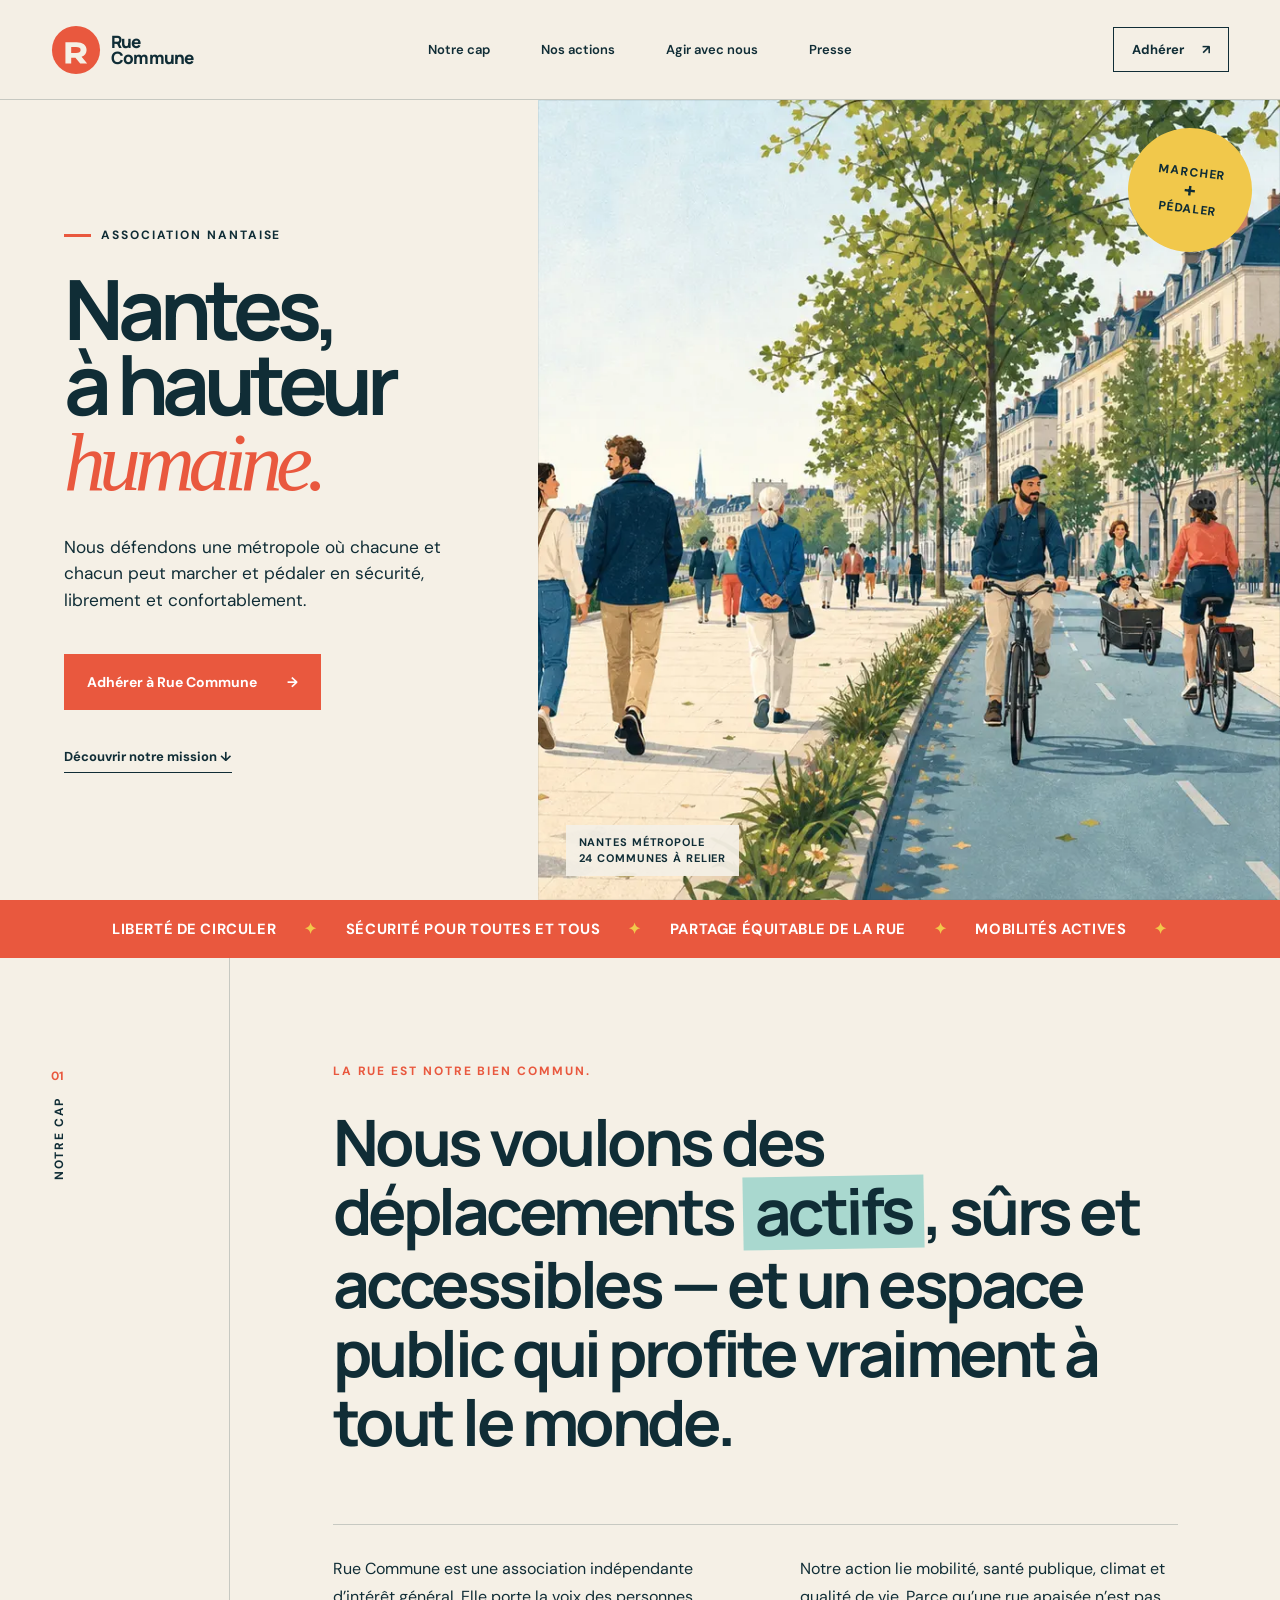
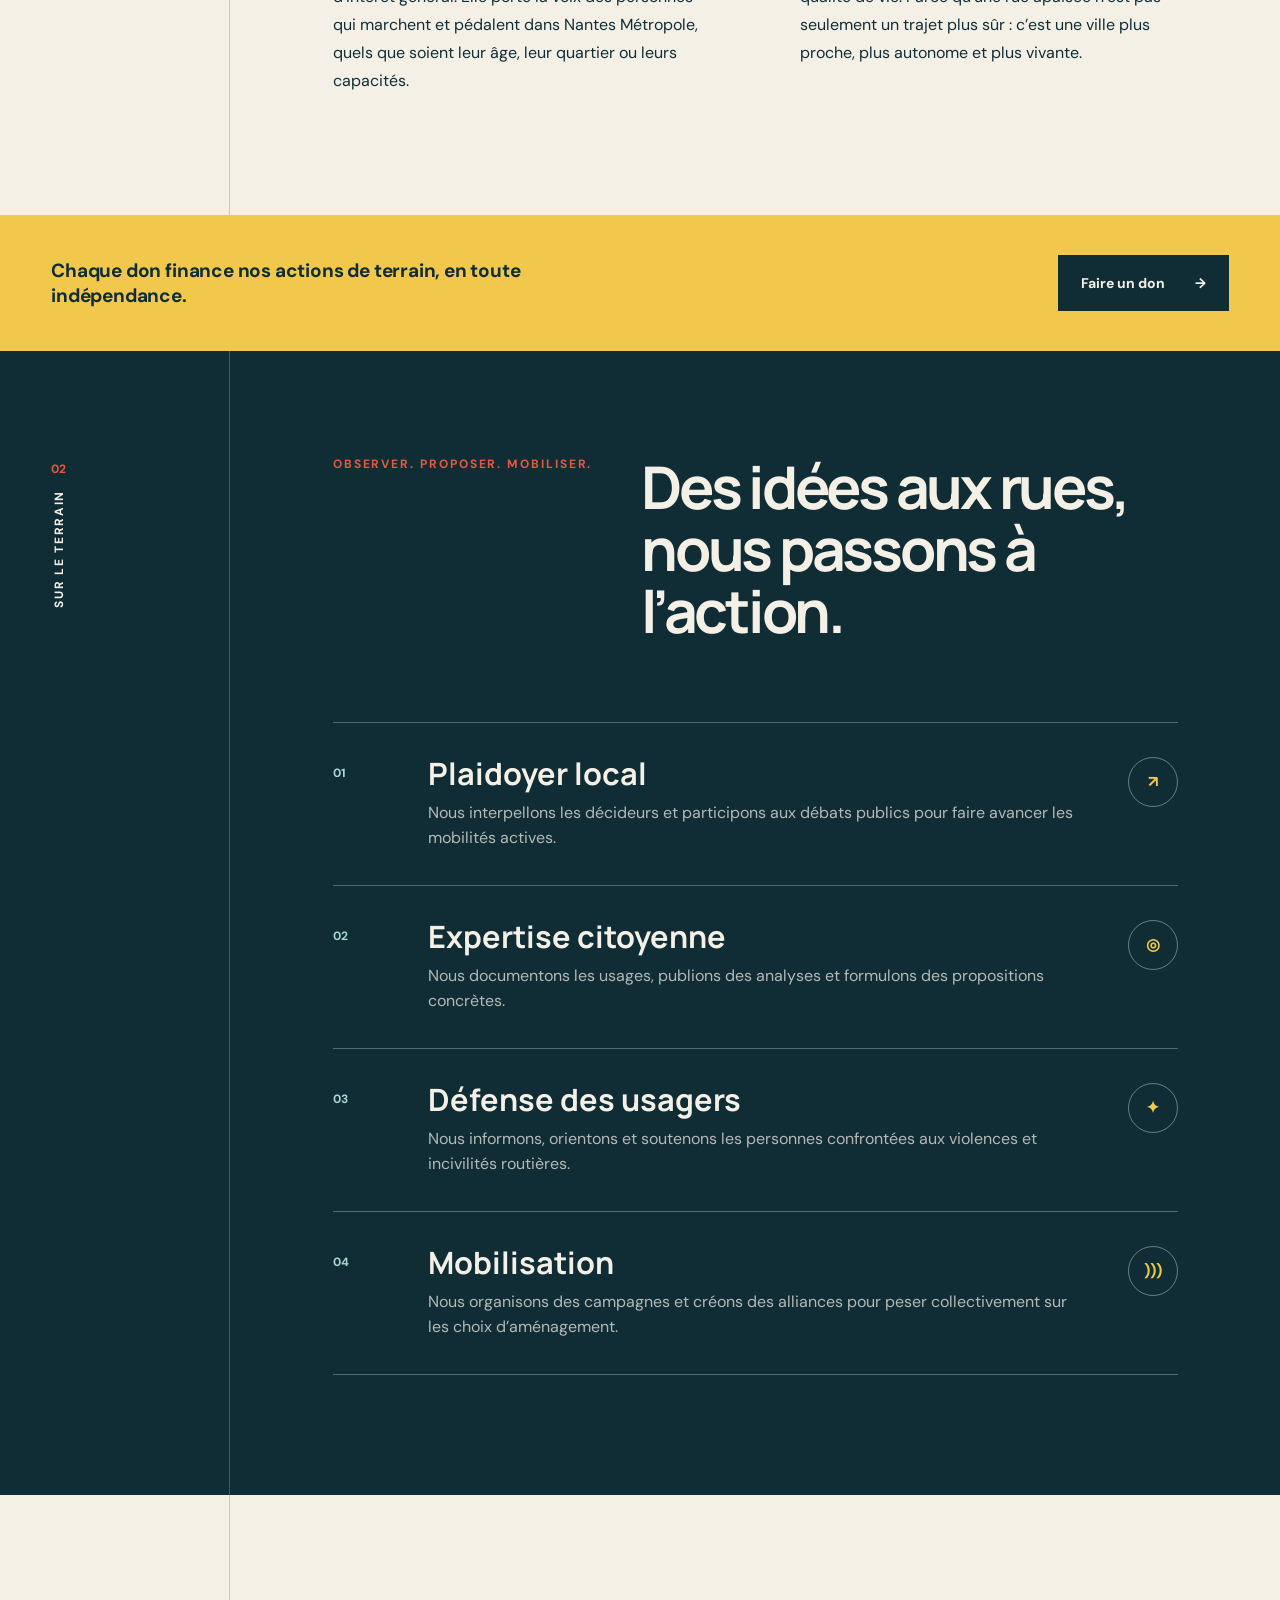
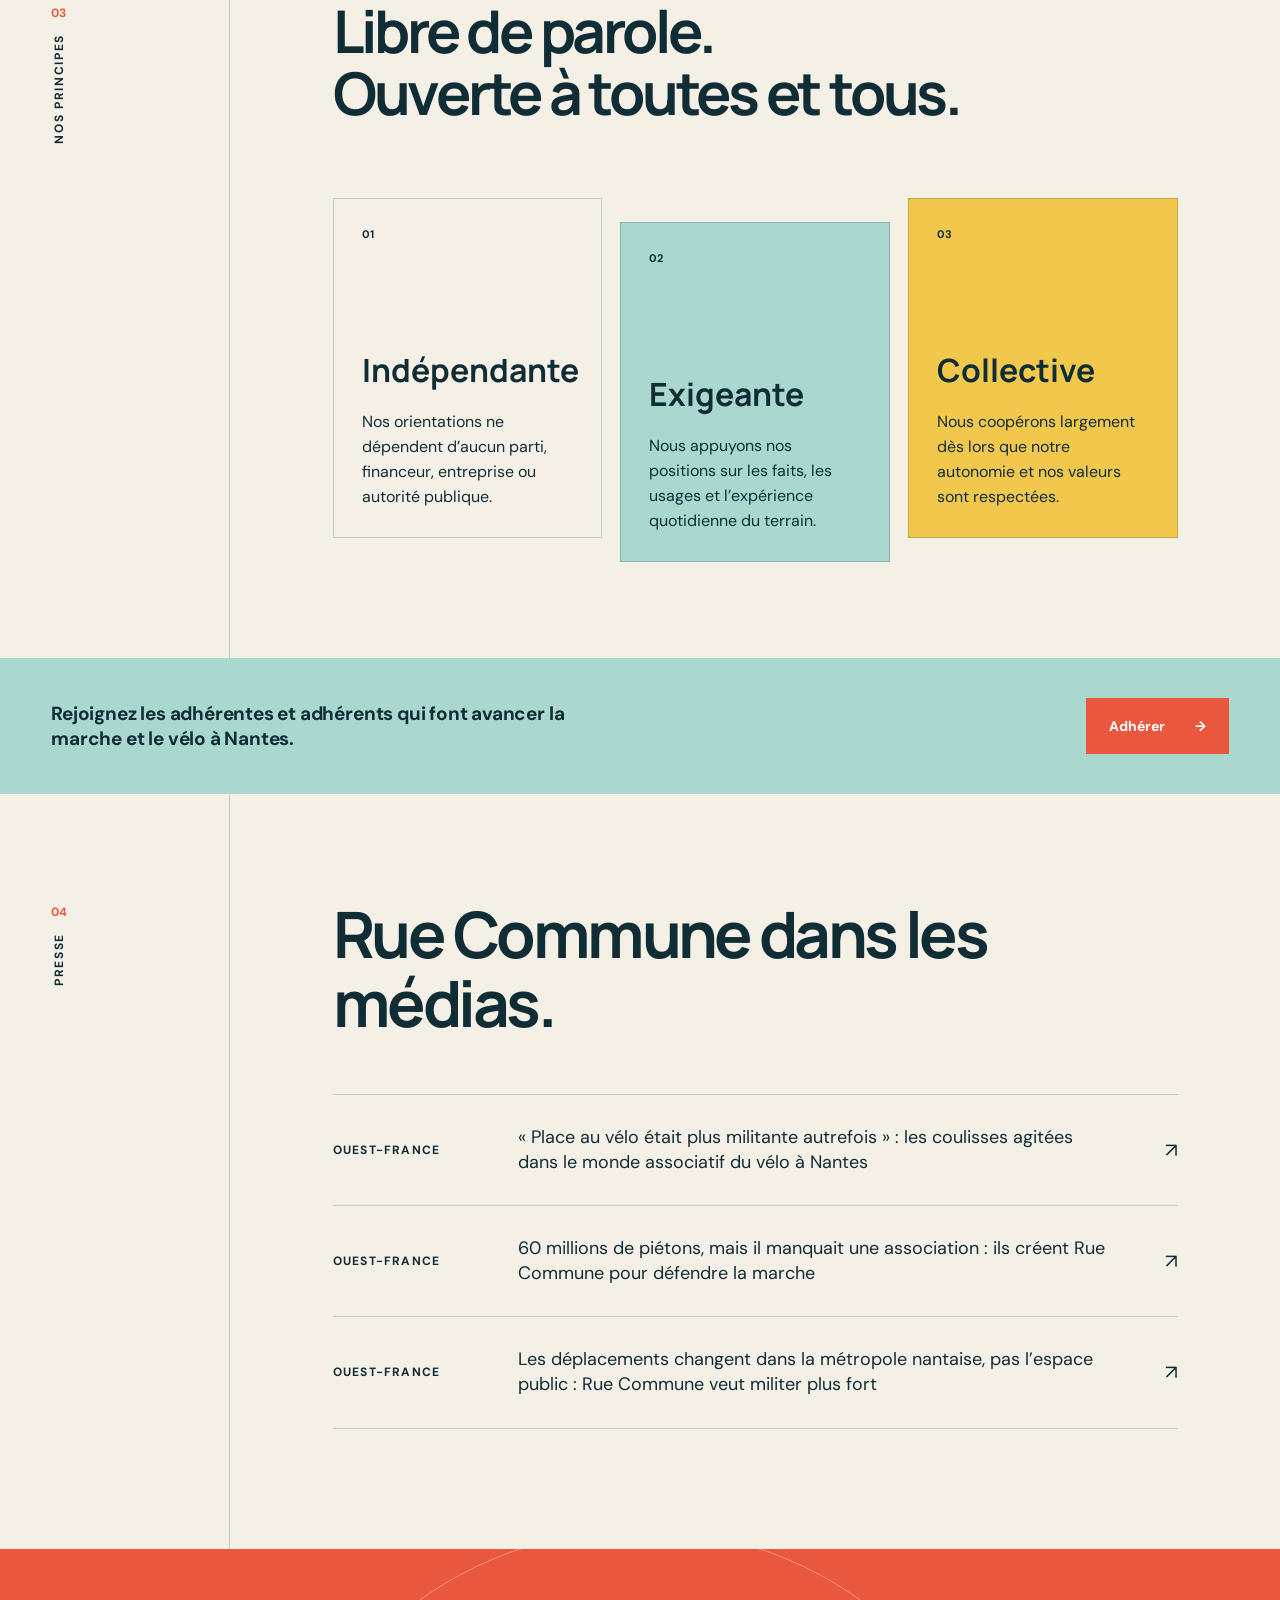
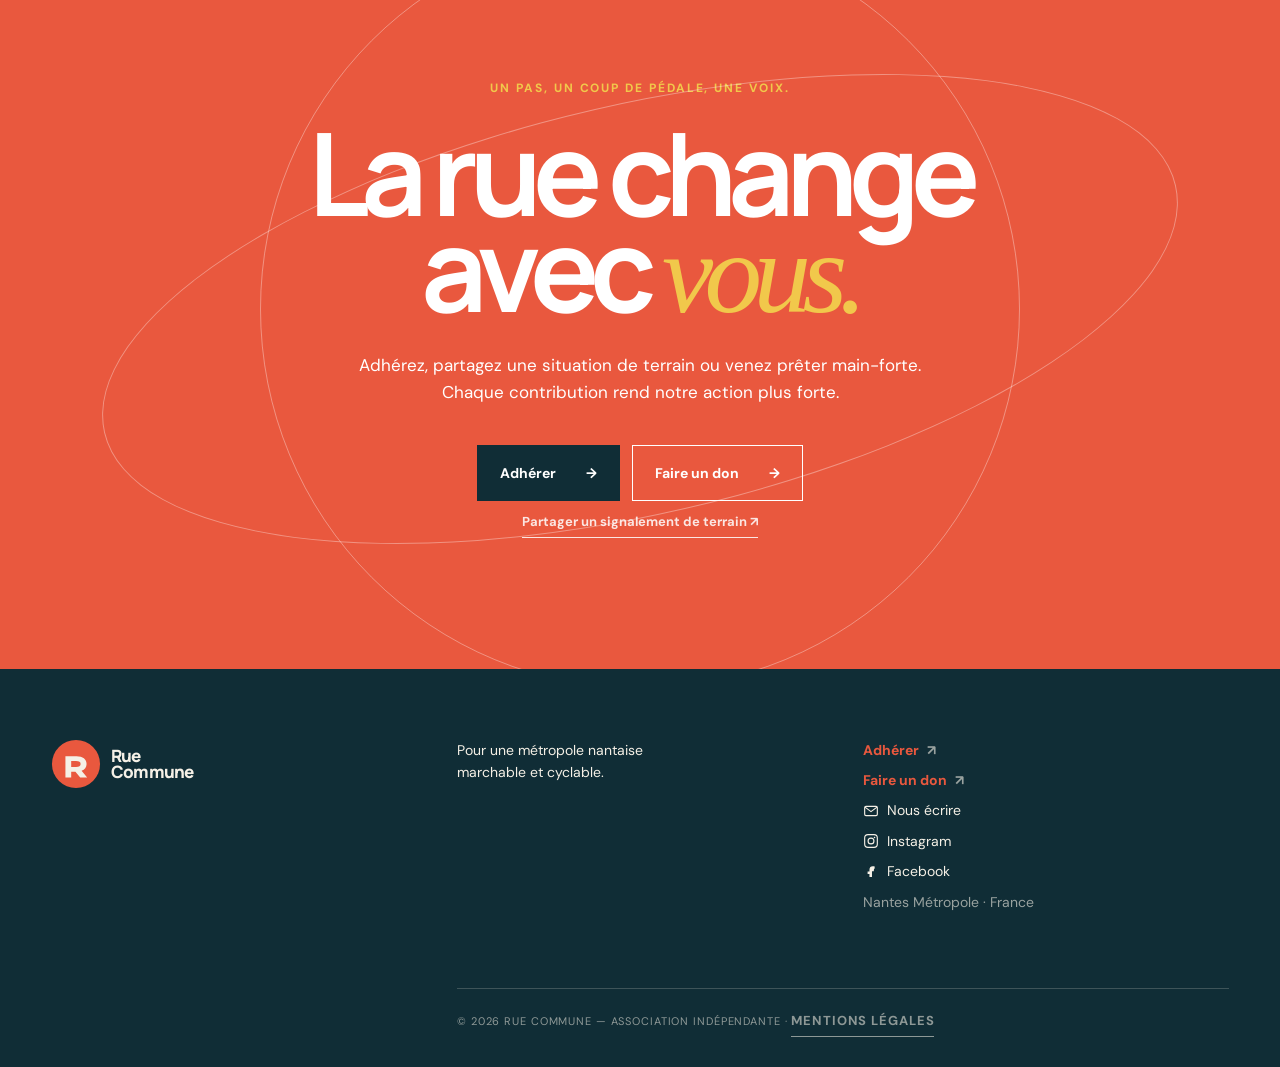
<file: index.html>
<!doctype html>
<html lang="fr">
  <head>
    <meta charset="utf-8" />
    <meta name="viewport" content="width=device-width, initial-scale=1" />
    <meta
      name="description"
      content="Rue Commune défend les droits des piétons et des cyclistes dans la métropole nantaise. Ensemble, rendons nos rues plus sûres, accessibles et vivantes."
    />
    <meta name="theme-color" content="#f5f0e6" />
    <meta property="og:locale" content="fr_FR" />
    <meta property="og:type" content="website" />
    <meta property="og:title" content="Rue Commune — Nantes à hauteur humaine" />
    <meta
      property="og:description"
      content="Pour des rues sûres, accessibles et agréables à pied comme à vélo."
    />
    <meta property="og:image" content="assets/nantes-mobilites.webp" />
    <title>Rue Commune — Nantes à hauteur humaine</title>
    <link rel="icon" href="assets/favicon.svg" type="image/svg+xml" />
    <link rel="preload" href="assets/nantes-mobilites.webp" as="image" type="image/webp" />
    <link rel="stylesheet" href="styles.css" />
  </head>
  <body>
    <a class="skip-link" href="#contenu">Aller au contenu</a>

    <header class="site-header">
      <a class="brand" href="#accueil" aria-label="Rue Commune, retour à l'accueil">
        <svg class="brand-mark" viewBox="0 0 52 52" aria-hidden="true">
          <circle cx="26" cy="26" r="25" fill="currentColor" />
          <path d="M15 34V18h11.5c6.6 0 10.5 3 10.5 8 0 3.4-1.9 5.8-5.2 7l5.8 7h-7.2l-5-6H21v6h-6Zm6-5h5.1c3.1 0 4.7-1 4.7-3s-1.6-3-4.7-3H21v6Z" fill="#f5f0e6" />
        </svg>
        <span>Rue<br />Commune</span>
      </a>

      <nav aria-label="Navigation principale">
        <a href="#mission">Notre cap</a>
        <a href="#actions">Nos actions</a>
        <a href="#agir">Agir avec nous</a>
        <a href="#presse">Presse</a>
      </nav>

      <a
        class="header-cta"
        href="https://www.helloasso.com/associations/rue-commune/adhesions/pour-une-metropole-marchable-et-cyclable"
        target="_blank"
        rel="noopener"
        >Adhérer <span aria-hidden="true">↗</span></a
      >
    </header>

    <main id="contenu">
      <section class="hero" id="accueil" aria-labelledby="hero-title">
        <div class="hero-copy">
          <p class="eyebrow"><span></span> Association nantaise</p>
          <h1 id="hero-title">Nantes,<br />à hauteur<br /><em>humaine.</em></h1>
          <p class="hero-intro">
            Nous défendons une métropole où chacune et chacun peut marcher et pédaler
            en sécurité, librement et confortablement.
          </p>
          <div class="hero-actions">
            <a
              class="button button-primary"
              href="https://www.helloasso.com/associations/rue-commune/adhesions/pour-une-metropole-marchable-et-cyclable"
              target="_blank"
              rel="noopener"
              >Adhérer à Rue Commune <span aria-hidden="true">→</span></a
            >
            <a class="text-link" href="#mission">Découvrir notre mission <span aria-hidden="true">↓</span></a>
          </div>
        </div>

        <div class="hero-visual">
          <img
            src="assets/nantes-mobilites.webp"
            alt="Des piétons et des cyclistes partagent une promenade arborée au bord de la Loire à Nantes."
            width="1823"
            height="863"
          />
          <div class="hero-stamp" aria-hidden="true">
            <span>Marcher</span>
            <b>+</b>
            <span>Pédaler</span>
          </div>
          <p class="image-caption">Nantes Métropole<br />24 communes à relier</p>
        </div>
      </section>

      <section class="ticker" aria-label="Nos valeurs">
        <div>
          <span>Liberté de circuler</span><b>✦</b>
          <span>Sécurité pour toutes et tous</span><b>✦</b>
          <span>Partage équitable de la rue</span><b>✦</b>
          <span>Mobilités actives</span><b>✦</b>
        </div>
      </section>

      <section class="mission section" id="mission" aria-labelledby="mission-title">
        <div class="section-label">
          <span>01</span>
          <p>Notre cap</p>
        </div>
        <div class="mission-content">
          <p class="kicker">La rue est notre bien commun.</p>
          <h2 id="mission-title">
            Nous voulons des déplacements <em>actifs</em>, sûrs et accessibles — et un espace public
            qui profite vraiment à tout le monde.
          </h2>
          <div class="mission-grid">
            <p>
              Rue Commune est une association indépendante d’intérêt général. Elle porte la voix
              des personnes qui marchent et pédalent dans Nantes Métropole, quels que soient leur
              âge, leur quartier ou leurs capacités.
            </p>
            <p>
              Notre action lie mobilité, santé publique, climat et qualité de vie. Parce qu’une rue
              apaisée n’est pas seulement un trajet plus sûr&nbsp;: c’est une ville plus proche, plus
              autonome et plus vivante.
            </p>
          </div>
        </div>
      </section>

      <section class="cta-band cta-band-gift" aria-label="Faire un don">
        <p>Chaque don finance nos actions de terrain, en toute indépendance.</p>
        <a
          class="button button-navy"
          href="https://www.helloasso.com/associations/rue-commune/formulaires/1"
          target="_blank"
          rel="noopener"
          >Faire un don <span aria-hidden="true">→</span></a
        >
      </section>

      <section class="actions section" id="actions" aria-labelledby="actions-title">
        <div class="section-label section-label-light">
          <span>02</span>
          <p>Sur le terrain</p>
        </div>
        <div class="actions-content">
          <div class="actions-heading">
            <p class="kicker">Observer. Proposer. Mobiliser.</p>
            <h2 id="actions-title">Des idées aux rues,<br />nous passons à l’action.</h2>
          </div>

          <div class="action-list">
            <article>
              <span class="action-number">01</span>
              <div>
                <h3>Plaidoyer local</h3>
                <p>Nous interpellons les décideurs et participons aux débats publics pour faire avancer les mobilités actives.</p>
              </div>
              <span class="action-icon" aria-hidden="true">↗</span>
            </article>
            <article>
              <span class="action-number">02</span>
              <div>
                <h3>Expertise citoyenne</h3>
                <p>Nous documentons les usages, publions des analyses et formulons des propositions concrètes.</p>
              </div>
              <span class="action-icon" aria-hidden="true">◎</span>
            </article>
            <article>
              <span class="action-number">03</span>
              <div>
                <h3>Défense des usagers</h3>
                <p>Nous informons, orientons et soutenons les personnes confrontées aux violences et incivilités routières.</p>
              </div>
              <span class="action-icon" aria-hidden="true">✦</span>
            </article>
            <article>
              <span class="action-number">04</span>
              <div>
                <h3>Mobilisation</h3>
                <p>Nous organisons des campagnes et créons des alliances pour peser collectivement sur les choix d’aménagement.</p>
              </div>
              <span class="action-icon" aria-hidden="true">)))</span>
            </article>
          </div>
        </div>
      </section>

      <section class="principles section" aria-labelledby="principles-title">
        <div class="section-label">
          <span>03</span>
          <p>Nos principes</p>
        </div>
        <div class="principles-content">
          <h2 id="principles-title">Libre de parole.<br />Ouverte à toutes et tous.</h2>
          <div class="principle-cards">
            <article>
              <span>01</span>
              <h3>Indépendante</h3>
              <p>Nos orientations ne dépendent d’aucun parti, financeur, entreprise ou autorité publique.</p>
            </article>
            <article>
              <span>02</span>
              <h3>Exigeante</h3>
              <p>Nous appuyons nos positions sur les faits, les usages et l’expérience quotidienne du terrain.</p>
            </article>
            <article>
              <span>03</span>
              <h3>Collective</h3>
              <p>Nous coopérons largement dès lors que notre autonomie et nos valeurs sont respectées.</p>
            </article>
          </div>
        </div>
      </section>

      <section class="cta-band cta-band-join" aria-label="Adhérer">
        <p>Rejoignez les adhérentes et adhérents qui font avancer la marche et le vélo à Nantes.</p>
        <a
          class="button button-primary"
          href="https://www.helloasso.com/associations/rue-commune/adhesions/pour-une-metropole-marchable-et-cyclable"
          target="_blank"
          rel="noopener"
          >Adhérer <span aria-hidden="true">→</span></a
        >
      </section>

      <section class="press section" id="presse" aria-labelledby="press-title">
        <div class="section-label">
          <span>04</span>
          <p>Presse</p>
        </div>
        <div class="press-content">
          <h2 id="press-title">Rue Commune dans les médias.</h2>
          <ul class="press-list">
            <li>
              <a href="https://www.ouest-france.fr/economie/transports/velo/place-au-velo-etait-plus-militante-autrefois-les-coulisses-agitees-dans-le-monde-associatif-du-velo-a-nantes-96fda28c-bd7c-11f1-8ea4-97dc4d7cca62" target="_blank" rel="noopener">
                <span class="press-source">Ouest-France</span>
                <span class="press-headline">« Place au vélo était plus militante autrefois » : les coulisses agitées dans le monde associatif du vélo à Nantes</span>
                <span class="press-icon" aria-hidden="true">↗</span>
              </a>
            </li>
            <li>
              <a href="https://www.ouest-france.fr/pays-de-la-loire/nantes-44000/60-millions-de-pietons-mais-il-manquait-une-association-ils-creent-rue-commune-pour-defendre-la-marche-264bd214-b027-11f1-b773-22a20d9d91fa" target="_blank" rel="noopener">
                <span class="press-source">Ouest-France</span>
                <span class="press-headline">60 millions de piétons, mais il manquait une association : ils créent Rue Commune pour défendre la marche</span>
                <span class="press-icon" aria-hidden="true">↗</span>
              </a>
            </li>
            <li>
              <a href="https://www.ouest-france.fr/pays-de-la-loire/nantes-44000/les-deplacements-changent-dans-la-metropole-nantaise-pas-lespace-public-rue-commune-veut-militer-plus-fort-d5c8b752-a609-11f1-8a27-1e0c4eb5e395" target="_blank" rel="noopener">
                <span class="press-source">Ouest-France</span>
                <span class="press-headline">Les déplacements changent dans la métropole nantaise, pas l’espace public : Rue Commune veut militer plus fort</span>
                <span class="press-icon" aria-hidden="true">↗</span>
              </a>
            </li>
          </ul>
        </div>
      </section>

      <section class="join" id="agir" aria-labelledby="join-title">
        <div class="join-orbit orbit-one" aria-hidden="true"></div>
        <div class="join-orbit orbit-two" aria-hidden="true"></div>
        <p class="kicker">Un pas, un coup de pédale, une voix.</p>
        <h2 id="join-title">La rue change<br />avec <em>vous.</em></h2>
        <p>
          Adhérez, partagez une situation de terrain ou venez prêter main-forte.<br />
          Chaque contribution rend notre action plus forte.
        </p>
        <div class="join-actions">
          <a
            class="button button-dark"
            href="https://www.helloasso.com/associations/rue-commune/adhesions/pour-une-metropole-marchable-et-cyclable"
            target="_blank"
            rel="noopener"
            >Adhérer <span aria-hidden="true">→</span></a
          >
          <a
            class="button button-outline"
            href="https://www.helloasso.com/associations/rue-commune/formulaires/1"
            target="_blank"
            rel="noopener"
            >Faire un don <span aria-hidden="true">→</span></a
          >
        </div>
        <a class="text-link join-report-link" href="mailto:contact@rue-commune.org?subject=Signalement de terrain"
          >Partager un signalement de terrain <span aria-hidden="true">↗</span></a
        >
      </section>
    </main>

    <footer>
      <a class="brand footer-brand" href="#accueil">
        <svg class="brand-mark" viewBox="0 0 52 52" aria-hidden="true">
          <circle cx="26" cy="26" r="25" fill="currentColor" />
          <path d="M15 34V18h11.5c6.6 0 10.5 3 10.5 8 0 3.4-1.9 5.8-5.2 7l5.8 7h-7.2l-5-6H21v6h-6Zm6-5h5.1c3.1 0 4.7-1 4.7-3s-1.6-3-4.7-3H21v6Z" fill="#f5f0e6" />
        </svg>
        <span>Rue<br />Commune</span>
      </a>
      <p>Pour une métropole nantaise<br />marchable et cyclable.</p>
      <div class="footer-links">
        <a
          class="social-link footer-cta-link"
          href="https://www.helloasso.com/associations/rue-commune/adhesions/pour-une-metropole-marchable-et-cyclable"
          target="_blank"
          rel="noopener"
          >Adhérer <span aria-hidden="true">↗</span></a
        >
        <a
          class="social-link footer-cta-link"
          href="https://www.helloasso.com/associations/rue-commune/formulaires/1"
          target="_blank"
          rel="noopener"
          >Faire un don <span aria-hidden="true">↗</span></a
        >
        <a class="social-link" href="mailto:contact@rue-commune.org">
          <svg class="social-icon" viewBox="0 0 24 24" aria-hidden="true">
            <rect x="2.5" y="5" width="19" height="14" rx="2" fill="none" stroke="currentColor" stroke-width="1.7" />
            <path d="M3.5 6.5 12 13l8.5-6.5" fill="none" stroke="currentColor" stroke-width="1.7" stroke-linecap="round" stroke-linejoin="round" />
          </svg>
          Nous écrire
        </a>
        <a class="social-link" href="https://www.instagram.com/ruecommune/" target="_blank" rel="noopener">
          <svg class="social-icon" viewBox="0 0 24 24" aria-hidden="true">
            <rect x="2.5" y="2.5" width="19" height="19" rx="5" fill="none" stroke="currentColor" stroke-width="1.7" />
            <circle cx="12" cy="12" r="4.4" fill="none" stroke="currentColor" stroke-width="1.7" />
            <circle cx="17.3" cy="6.7" r="1.15" fill="currentColor" />
          </svg>
          Instagram
        </a>
        <a class="social-link" href="https://www.facebook.com/ruecommune/" target="_blank" rel="noopener">
          <svg class="social-icon" viewBox="0 0 24 24" aria-hidden="true">
            <path d="M15.5 8.5h2V5.2c-.35-.05-1.54-.15-2.93-.15-2.9 0-4.89 1.77-4.89 5.02v2.68H6.9v3.68h2.78V21h3.8v-8.57h2.66l.42-3.68h-3.08V10.5c0-1.06.29-1.79 1.02-1.79Z" fill="currentColor" />
          </svg>
          Facebook
        </a>
        <span>Nantes Métropole · France</span>
      </div>
      <p class="copyright">
        © 2026 Rue Commune — Association indépendante ·
        <a class="text-link" href="mentions-legales.html">Mentions légales</a>
      </p>
    </footer>
  </body>
</html>
</file>
<file: styles.css>
@import url("https://fonts.googleapis.com/css2?family=DM+Sans:wght@400;500;600;700&family=Manrope:wght@400;500;600;700;800&display=swap");

:root {
  --cream: #f5f0e6;
  --paper: #fffdf8;
  --navy: #102d36;
  --blue: #173f51;
  --coral: #e9583e;
  --teal: #a9d8cf;
  --yellow: #f1c84b;
  --green: #789e62;
  --line: rgba(16, 45, 54, 0.2);
  --sans: "DM Sans", Arial, sans-serif;
  --display: "Manrope", Arial, sans-serif;
}

* {
  box-sizing: border-box;
}

html {
  scroll-behavior: smooth;
}

body {
  margin: 0;
  background: var(--cream);
  color: var(--navy);
  font-family: var(--sans);
  -webkit-font-smoothing: antialiased;
}

a {
  color: inherit;
  text-decoration: none;
}

.skip-link {
  position: fixed;
  z-index: 100;
  top: 10px;
  left: 10px;
  padding: 12px 18px;
  background: var(--navy);
  color: white;
  transform: translateY(-150%);
}

.skip-link:focus {
  transform: translateY(0);
}

.site-header {
  min-height: 100px;
  display: grid;
  grid-template-columns: 1fr auto 1fr;
  align-items: center;
  padding: 18px clamp(24px, 4vw, 68px);
  border-bottom: 1px solid var(--line);
  background: rgba(245, 240, 230, 0.94);
}

.brand {
  display: inline-flex;
  align-items: center;
  gap: 10px;
  width: fit-content;
  font-family: var(--display);
  font-size: 17px;
  font-weight: 800;
  line-height: 0.9;
  letter-spacing: -0.05em;
}

.brand-mark {
  width: 50px;
  color: var(--coral);
}

nav {
  display: flex;
  align-items: center;
  gap: clamp(24px, 4vw, 56px);
  font-size: 13px;
  font-weight: 600;
}

nav a,
.footer-links a {
  position: relative;
}

nav a::after,
.footer-links a::after {
  content: "";
  position: absolute;
  right: 0;
  bottom: -5px;
  left: 0;
  height: 1px;
  background: currentColor;
  transform: scaleX(0);
  transform-origin: right;
  transition: transform 180ms ease;
}

nav a:hover::after,
nav a:focus-visible::after,
.footer-links a:hover::after,
.footer-links a:focus-visible::after {
  transform: scaleX(1);
  transform-origin: left;
}

.header-cta {
  justify-self: end;
  display: inline-flex;
  gap: 18px;
  align-items: center;
  padding: 13px 18px;
  border: 1px solid var(--navy);
  font-size: 13px;
  font-weight: 700;
  transition: color 180ms ease, background 180ms ease;
}

.header-cta:hover,
.header-cta:focus-visible {
  background: var(--navy);
  color: var(--cream);
}

.hero {
  min-height: calc(100vh - 100px);
  max-height: 950px;
  display: grid;
  grid-template-columns: minmax(430px, 42%) 1fr;
  overflow: hidden;
}

.hero-copy {
  display: flex;
  flex-direction: column;
  justify-content: center;
  padding: clamp(60px, 7vw, 110px) clamp(36px, 5vw, 88px);
}

.eyebrow,
.kicker {
  margin: 0 0 28px;
  font-size: 12px;
  font-weight: 700;
  letter-spacing: 0.16em;
  text-transform: uppercase;
}

.eyebrow {
  display: flex;
  gap: 10px;
  align-items: center;
}

.eyebrow span {
  width: 27px;
  height: 3px;
  background: var(--coral);
}

h1,
h2,
h3,
p {
  margin-top: 0;
}

h1,
h2,
h3 {
  font-family: var(--display);
}

h1 {
  margin-bottom: 34px;
  font-size: clamp(55px, 6.5vw, 105px);
  line-height: 0.9;
  letter-spacing: -0.075em;
}

h1 em,
.join h2 em {
  color: var(--coral);
  font-family: Georgia, serif;
  font-weight: 400;
}

.hero-intro {
  max-width: 520px;
  margin-bottom: 40px;
  font-size: clamp(17px, 1.35vw, 21px);
  line-height: 1.55;
}

.hero-actions,
.join-actions {
  display: flex;
  align-items: center;
  flex-wrap: wrap;
  gap: 26px;
}

.button {
  display: inline-flex;
  align-items: center;
  justify-content: space-between;
  gap: 30px;
  min-height: 56px;
  padding: 14px 22px;
  border: 1px solid transparent;
  font-weight: 700;
  font-size: 14px;
  transition: transform 180ms ease, background 180ms ease, color 180ms ease;
}

.button:hover,
.button:focus-visible {
  transform: translateY(-3px);
}

.button-primary {
  background: var(--coral);
  color: white;
}

.button-primary:hover,
.button-primary:focus-visible {
  background: var(--navy);
}

.text-link {
  padding: 12px 0 7px;
  border-bottom: 1px solid currentColor;
  font-size: 13px;
  font-weight: 700;
}

.cta-band {
  display: flex;
  flex-wrap: wrap;
  gap: 20px 32px;
  align-items: center;
  justify-content: space-between;
  padding: 40px clamp(24px, 4vw, 68px);
}

.cta-band p {
  max-width: 560px;
  margin: 0;
  font-size: clamp(16px, 1.6vw, 19px);
  font-weight: 700;
  letter-spacing: -0.01em;
}

.cta-band .button {
  flex-shrink: 0;
}

.cta-band-gift {
  background: var(--yellow);
  color: var(--navy);
}

.cta-band-join {
  background: var(--teal);
  color: var(--navy);
}

.button-navy {
  background: var(--navy);
  color: var(--cream);
}

.button-navy:hover,
.button-navy:focus-visible {
  background: var(--coral);
  color: white;
}

.hero-visual {
  position: relative;
  min-height: 640px;
  overflow: hidden;
}

.hero-visual::after {
  content: "";
  position: absolute;
  inset: 0;
  box-shadow: inset 0 0 0 1px rgba(16, 45, 54, 0.08);
  pointer-events: none;
}

.hero-visual img {
  width: 100%;
  height: 100%;
  display: block;
  object-fit: cover;
  object-position: 56% center;
}

.hero-stamp {
  position: absolute;
  right: 28px;
  top: 28px;
  width: 124px;
  aspect-ratio: 1;
  display: flex;
  flex-direction: column;
  align-items: center;
  justify-content: center;
  border-radius: 50%;
  background: var(--yellow);
  font-size: 12px;
  font-weight: 800;
  text-transform: uppercase;
  letter-spacing: 0.08em;
  transform: rotate(7deg);
}

.hero-stamp b {
  font-size: 21px;
  line-height: 1;
}

.image-caption {
  position: absolute;
  bottom: 24px;
  left: 28px;
  margin: 0;
  padding: 10px 13px;
  background: rgba(245, 240, 230, 0.92);
  font-size: 11px;
  font-weight: 700;
  line-height: 1.4;
  text-transform: uppercase;
  letter-spacing: 0.08em;
}

.ticker {
  overflow: hidden;
  background: var(--coral);
  color: white;
}

.ticker div {
  min-width: max-content;
  display: flex;
  align-items: center;
  justify-content: center;
  gap: 28px;
  padding: 19px 28px;
  font-size: clamp(13px, 1.15vw, 17px);
  font-weight: 700;
  letter-spacing: 0.04em;
  text-transform: uppercase;
}

.ticker b {
  color: var(--yellow);
}

.section {
  display: grid;
  grid-template-columns: minmax(150px, 18%) 1fr;
}

.section-label {
  padding: 110px clamp(24px, 4vw, 68px);
  border-right: 1px solid var(--line);
}

.section-label span {
  display: block;
  margin-bottom: 13px;
  color: var(--coral);
  font-size: 12px;
  font-weight: 700;
}

.section-label p {
  margin: 0;
  font-size: 12px;
  font-weight: 700;
  text-transform: uppercase;
  letter-spacing: 0.14em;
  writing-mode: vertical-rl;
  transform: rotate(180deg);
}

.mission-content,
.principles-content {
  padding: 105px clamp(36px, 8vw, 135px) 120px;
}

.kicker {
  color: var(--coral);
}

.mission h2 {
  max-width: 1100px;
  margin-bottom: 68px;
  font-size: clamp(40px, 5vw, 76px);
  line-height: 1.08;
  letter-spacing: -0.055em;
}

.mission h2 em {
  display: inline-block;
  padding: 0 0.18em 0.06em;
  background: var(--teal);
  font-style: normal;
  font-weight: inherit;
  transform: rotate(-1deg);
}

.mission-grid {
  display: grid;
  grid-template-columns: repeat(2, minmax(0, 1fr));
  gap: clamp(36px, 7vw, 110px);
  padding-top: 30px;
  border-top: 1px solid var(--line);
}

.mission-grid p {
  max-width: 520px;
  margin-bottom: 0;
  font-size: 16px;
  line-height: 1.75;
}

.actions {
  background: var(--navy);
  color: var(--cream);
}

.section-label-light {
  border-color: rgba(245, 240, 230, 0.22);
}

.actions-content {
  padding: 105px clamp(36px, 8vw, 135px) 120px;
}

.actions-heading {
  display: grid;
  grid-template-columns: 1fr 2fr;
  gap: 40px;
  align-items: start;
  margin-bottom: 80px;
}

.actions-heading h2,
.principles h2 {
  margin: 0;
  font-size: clamp(40px, 4.6vw, 72px);
  line-height: 1.05;
  letter-spacing: -0.055em;
}

.action-list {
  border-top: 1px solid rgba(245, 240, 230, 0.3);
}

.action-list article {
  display: grid;
  grid-template-columns: 70px 1fr 70px;
  gap: 25px;
  align-items: start;
  padding: 34px 0;
  border-bottom: 1px solid rgba(245, 240, 230, 0.3);
}

.action-number {
  padding-top: 8px;
  color: var(--teal);
  font-size: 12px;
  font-weight: 700;
}

.action-list h3 {
  margin-bottom: 9px;
  font-size: clamp(25px, 2.4vw, 38px);
  line-height: 1.1;
}

.action-list p {
  max-width: 650px;
  margin-bottom: 0;
  color: rgba(245, 240, 230, 0.72);
  line-height: 1.6;
}

.action-icon {
  width: 50px;
  height: 50px;
  display: grid;
  place-items: center;
  justify-self: end;
  border: 1px solid rgba(245, 240, 230, 0.4);
  border-radius: 50%;
  color: var(--yellow);
  font-weight: 700;
}

.principles-content h2 {
  max-width: 900px;
  margin-bottom: 75px;
}

.principle-cards {
  display: grid;
  grid-template-columns: repeat(3, minmax(0, 1fr));
  gap: 18px;
}

.principle-cards article {
  min-height: 340px;
  display: flex;
  flex-direction: column;
  padding: 28px;
  border: 1px solid var(--line);
}

.principle-cards article:nth-child(2) {
  background: var(--teal);
  transform: translateY(24px);
}

.principle-cards article:nth-child(3) {
  background: var(--yellow);
}

.principle-cards span {
  font-size: 11px;
  font-weight: 700;
}

.principle-cards h3 {
  margin: auto 0 18px;
  font-size: clamp(26px, 2.5vw, 38px);
}

.principle-cards p {
  margin-bottom: 0;
  line-height: 1.55;
}

.press-content {
  padding: 105px clamp(36px, 8vw, 135px) 120px;
}

.press-content h2 {
  max-width: 900px;
  margin-bottom: 56px;
  font-size: clamp(40px, 5vw, 76px);
  line-height: 1.08;
  letter-spacing: -0.055em;
}

.press-list {
  margin: 0;
  padding: 0;
  list-style: none;
  border-top: 1px solid var(--line);
}

.press-list li {
  border-bottom: 1px solid var(--line);
}

.press-list a {
  display: grid;
  grid-template-columns: 160px 1fr 40px;
  gap: 25px;
  align-items: center;
  padding: 30px 0;
  transition: color 180ms ease;
}

.press-list a:hover,
.press-list a:focus-visible {
  color: var(--coral);
}

.press-source {
  font-size: 12px;
  font-weight: 700;
  text-transform: uppercase;
  letter-spacing: 0.1em;
}

.press-headline {
  font-size: 18px;
  line-height: 1.4;
}

.press-icon {
  justify-self: end;
  font-size: 20px;
}

.join {
  position: relative;
  min-height: 720px;
  display: flex;
  flex-direction: column;
  align-items: center;
  justify-content: center;
  padding: 100px 24px;
  overflow: hidden;
  background: var(--coral);
  color: white;
  text-align: center;
}

.join .kicker {
  color: var(--yellow);
}

.join h2 {
  position: relative;
  z-index: 1;
  margin-bottom: 30px;
  font-size: clamp(64px, 9vw, 140px);
  line-height: 0.84;
  letter-spacing: -0.075em;
}

.join h2 em {
  color: var(--yellow);
}

.join > p:not(.kicker) {
  position: relative;
  z-index: 1;
  margin-bottom: 38px;
  font-size: 17px;
  line-height: 1.6;
}

.join-actions {
  position: relative;
  z-index: 1;
  justify-content: center;
  gap: 12px;
}

.button-dark {
  background: var(--navy);
  color: white;
}

.button-outline {
  border-color: white;
  color: white;
}

.button-outline:hover,
.button-outline:focus-visible {
  background: white;
  color: var(--coral);
}

.join-report-link {
  position: relative;
  z-index: 1;
  color: white;
  opacity: 0.85;
}

.join-report-link:hover,
.join-report-link:focus-visible {
  opacity: 1;
}

.join-orbit {
  position: absolute;
  border: 1px solid rgba(255, 255, 255, 0.35);
  border-radius: 50%;
}

.orbit-one {
  width: 760px;
  height: 760px;
}

.orbit-two {
  width: 1100px;
  height: 410px;
  transform: rotate(-13deg);
}

footer {
  display: grid;
  grid-template-columns: 1fr 1fr 1fr;
  gap: 40px;
  align-items: start;
  padding: 70px clamp(24px, 4vw, 68px) 35px;
  background: var(--navy);
  color: var(--cream);
}

.footer-brand {
  grid-row: span 2;
}

footer > p,
.footer-links {
  font-size: 14px;
  line-height: 1.6;
}

.footer-links {
  display: flex;
  flex-direction: column;
  align-items: flex-start;
  gap: 8px;
}

.social-link {
  display: inline-flex;
  align-items: center;
  gap: 8px;
}

.social-icon {
  width: 16px;
  height: 16px;
  flex-shrink: 0;
}

.footer-links span {
  color: rgba(245, 240, 230, 0.6);
}

.footer-cta-link {
  color: var(--coral);
  font-weight: 700;
}

.copyright {
  grid-column: 2 / 4;
  margin: 35px 0 0;
  padding-top: 22px;
  border-top: 1px solid rgba(245, 240, 230, 0.2);
  color: rgba(245, 240, 230, 0.55);
  font-size: 11px;
  text-transform: uppercase;
  letter-spacing: 0.08em;
}

*:focus-visible {
  outline: 3px solid var(--yellow);
  outline-offset: 4px;
}

@media (max-width: 960px) {
  .site-header {
    grid-template-columns: 1fr auto;
  }

  nav {
    display: none;
  }

  .hero {
    min-height: auto;
    max-height: none;
    grid-template-columns: 1fr;
  }

  .hero-copy {
    padding-top: 70px;
    padding-bottom: 70px;
  }

  .hero-visual {
    min-height: 520px;
  }

  .section {
    grid-template-columns: 90px 1fr;
  }

  .section-label {
    padding-right: 30px;
    padding-left: 30px;
  }

  .actions-heading {
    grid-template-columns: 1fr;
  }

  .principle-cards {
    grid-template-columns: 1fr;
  }

  .principle-cards article {
    min-height: 240px;
  }

  .principle-cards article:nth-child(2) {
    transform: none;
  }
}

@media (max-width: 680px) {
  .site-header {
    min-height: 82px;
    padding: 14px 18px;
  }

  .brand-mark {
    width: 44px;
  }

  .header-cta {
    padding: 11px 13px;
  }

  .header-cta span {
    display: none;
  }

  .hero-copy {
    padding: 58px 22px 62px;
  }

  .hero-actions {
    align-items: flex-start;
    flex-direction: column;
    gap: 16px;
  }

  .hero-visual {
    min-height: 400px;
  }

  .hero-visual img {
    object-position: 62% center;
  }

  .hero-stamp {
    width: 100px;
    right: 16px;
    top: 16px;
    font-size: 10px;
  }

  .ticker div {
    justify-content: flex-start;
  }

  .section {
    display: block;
  }

  .section-label {
    display: flex;
    align-items: center;
    gap: 15px;
    padding: 30px 22px;
    border-right: 0;
    border-bottom: 1px solid var(--line);
  }

  .section-label span {
    margin: 0;
  }

  .section-label p {
    writing-mode: initial;
    transform: none;
  }

  .mission-content,
  .actions-content,
  .principles-content,
  .press-content {
    padding: 68px 22px 80px;
  }

  .press-list a {
    grid-template-columns: 1fr;
    gap: 8px;
    padding: 22px 0;
  }

  .press-icon {
    display: none;
  }

  .mission h2 {
    margin-bottom: 48px;
  }

  .mission-grid {
    grid-template-columns: 1fr;
    gap: 18px;
  }

  .actions-heading {
    margin-bottom: 50px;
  }

  .action-list article {
    grid-template-columns: 35px 1fr;
    gap: 12px;
  }

  .action-icon {
    display: none;
  }

  .principles-content h2 {
    margin-bottom: 50px;
  }

  .join {
    min-height: 670px;
  }

  .join-actions {
    flex-direction: column;
    width: min(100%, 340px);
  }

  .join-actions .button {
    width: 100%;
  }

  .join-report-link {
    margin-top: 8px;
  }

  .cta-band {
    flex-direction: column;
    align-items: flex-start;
    padding: 32px 22px;
  }

  .cta-band .button {
    width: 100%;
    justify-content: center;
  }

  footer {
    grid-template-columns: 1fr;
    padding-top: 55px;
  }

  .footer-brand,
  .copyright {
    grid-row: auto;
    grid-column: auto;
  }

  .copyright {
    margin-top: 10px;
  }
}

@media (prefers-reduced-motion: reduce) {
  html {
    scroll-behavior: auto;
  }

  *,
  *::before,
  *::after {
    transition-duration: 0.01ms !important;
  }
}
</file>
